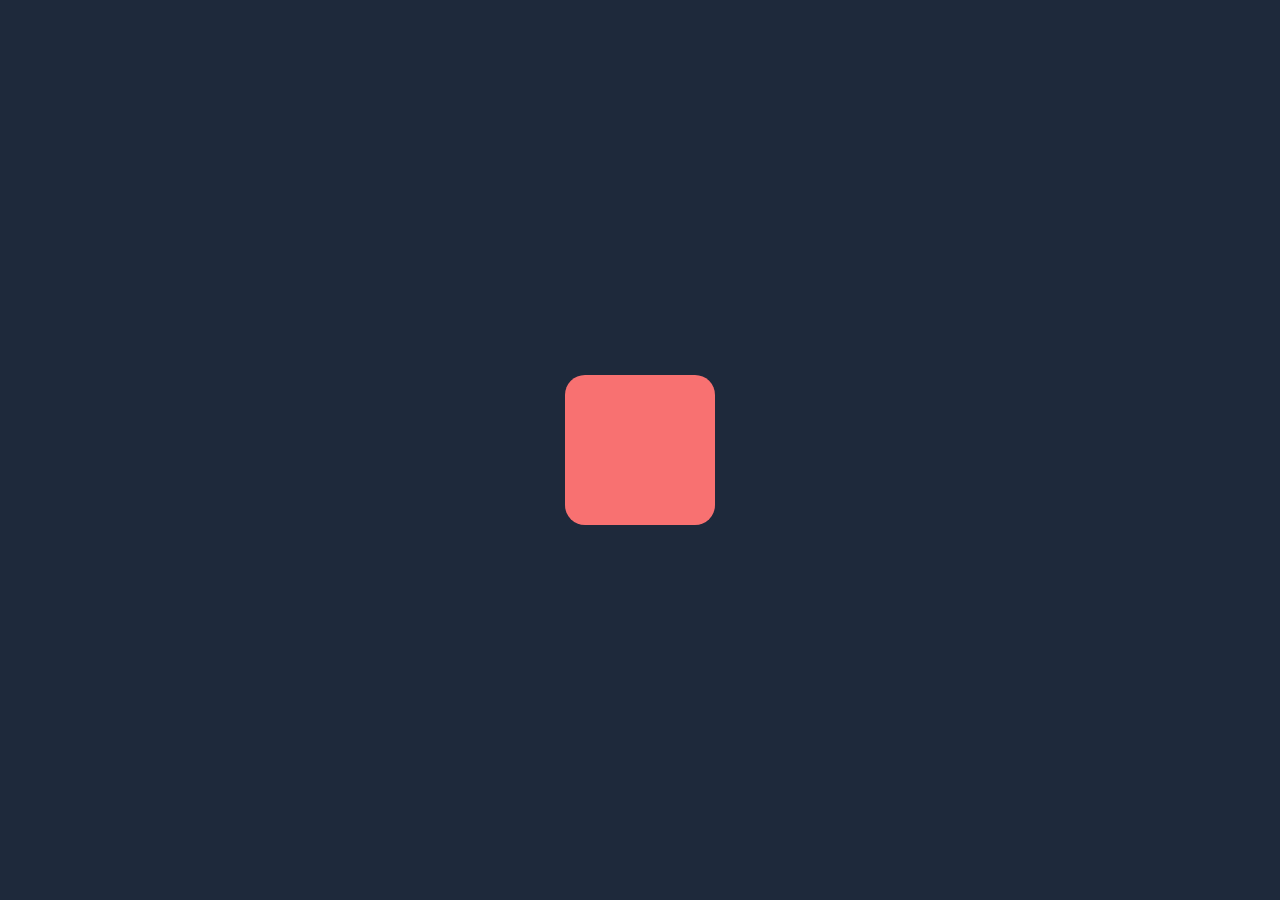
<file: 15/index.html>
<head>
    <meta charset="UTF-8">
    <meta name="viewport" content="width=device-width, initial-scale=1.0">
    <title>Desafio Final - Box Dinâmica</title>
    <style>
        body {
            margin: 0;
            padding: 0;
            background-color: #1e293b;
            height: 100vh;
            display: flex;
            justify-content: center;
            align-items: center;
        }

        .box {
            width: 150px;
            height: 150px;
            background-color: #f87171;
            border-radius: 20px;
            animation: girar-mudar-cor 10s linear infinite;
        }

        @keyframes girar-mudar-cor {
            0% {
                transform: rotate(0deg);
                background-color: #f87171;
            }
            25% {
                transform: rotate(90deg);
                background-color: #60a5fa;
            }
            50% {
                transform: rotate(180deg);
                background-color: #34d399;
            }
            75% {
                transform: rotate(270deg);
                background-color: #fbbf24;
            }
            100% {
                transform: rotate(360deg);
                background-color: #f87171;
            }
        }
    </style>
</head>
<body>
    <div class="box"></div>
</body>
</html>
</file>
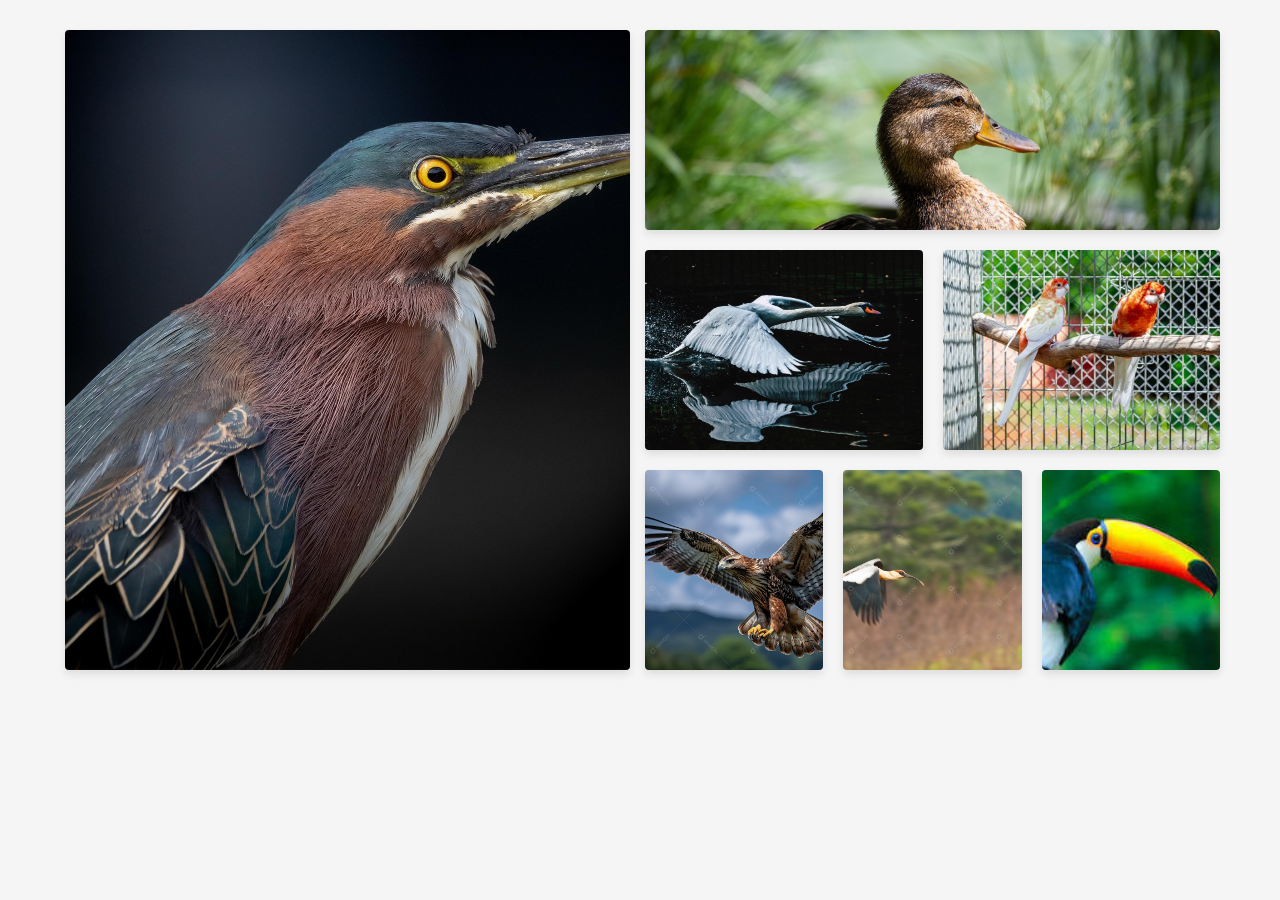
<file: 17/index.html>
<head>
    <meta charset="UTF-8">
    <meta name="viewport" content="width=device-width, initial-scale=1.0">
    <title>Atividade - Sistema de Grid (Galeria)</title>
    <link rel="stylesheet" href="https://maxcdn.bootstrapcdn.com/bootstrap/3.3.7/css/bootstrap.min.css">
    
    <style>
        body {
            padding-top: 30px;
            background-color: #f5f5f5;
        }
        
        .gallery-img {
            width: 100%;
            object-fit: cover;
            margin-bottom: 20px;
            box-shadow: 0 4px 8px rgba(0,0,0,0.1); 
            border-radius: 4px;
        }
       
        .img-main { 
            height: 640px; 
        }
        .img-row-1 { 
            height: 200px; 
        }
        .img-row-2 { 
            height: 200px; 
        }
        .img-row-3 { 
            height: 200px; 
        }

        .custom-padding > [class*='col-'] {
            padding-right: 10px;
            padding-left: 10px;
        }
    </style>
</head>
<body>

<div class="container">
    <div class="row custom-padding">

        <div class="col-sm-6 col-md-6">
            <img src= imagens/01.jpg class="gallery-img img-main" alt="Imagem 1">
        </div>

        <div class="col-sm-6 col-md-6">

            <div class="row custom-padding">
                <div class="col-xs-12">
                    <img src= imagens/02.jpg class="gallery-img img-row-1" alt="Imagem 2">
                </div>
            </div>

            <div class="row custom-padding">
                <div class="col-xs-6">
                    <img src= imagens/03.jpg class="gallery-img img-row-2" alt="Imagem 3">
                </div>
                <div class="col-xs-6">
                    <img src= imagens/04.jpg class="gallery-img img-row-2" alt="Imagem 4">
                </div>
            </div>

            <div class="row custom-padding">
                <div class="col-xs-4">
                    <img src= imagens/05.jpg class="gallery-img img-row-3" alt="Imagem 5">
                </div>
                <div class="col-xs-4">
                    <img src= imagens/06.jpg class="gallery-img img-row-3" alt="Imagem 6">
                </div>
                <div class="col-xs-4">
                    <img src= imagens/07.jpg class="gallery-img img-row-3" alt="Imagem 6 Repetida">
                </div>
            </div>

        </div> 

    </div> 
</div> 

</body>
</html>
</file>
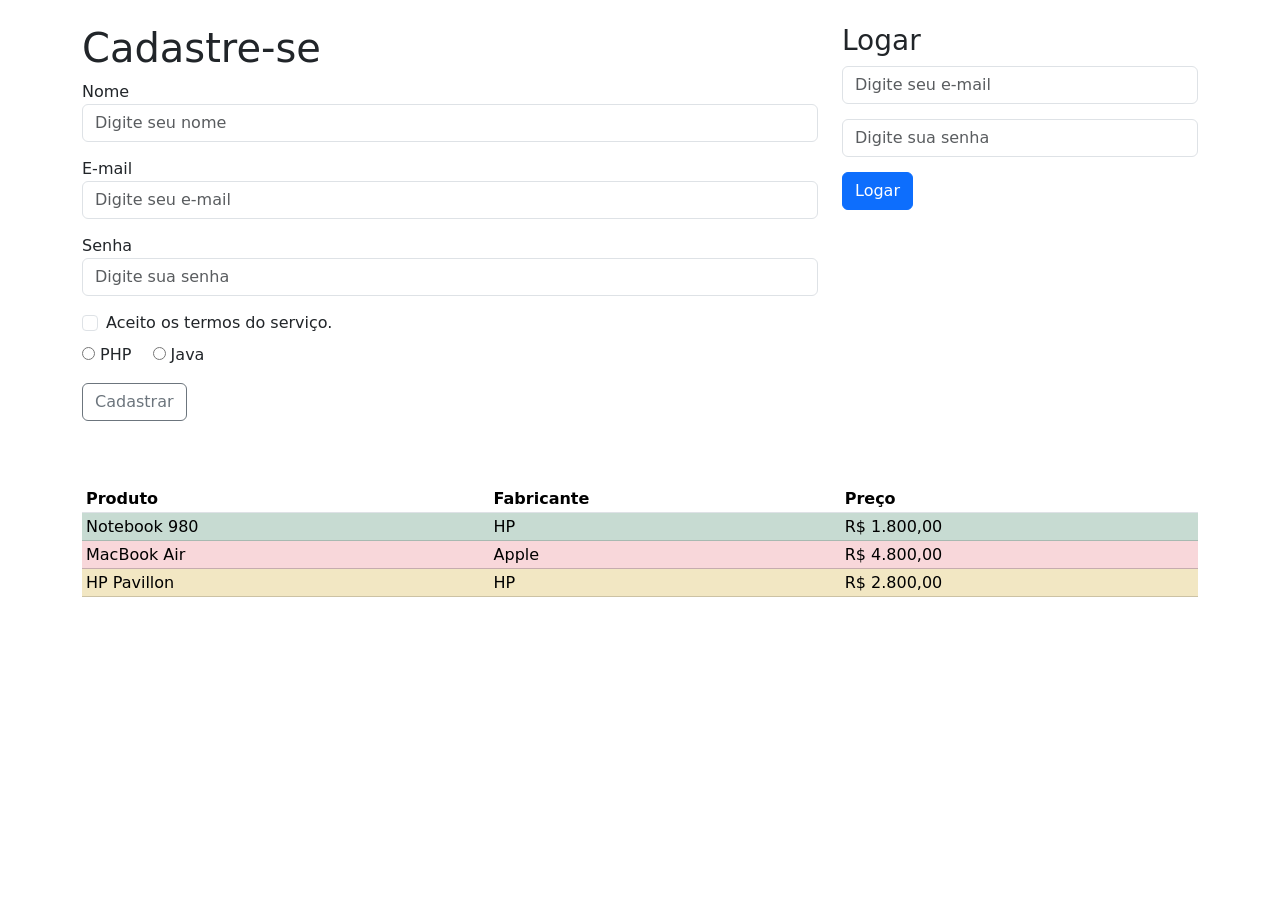
<file: 18/index.html>
<head>
    <meta charset="utf-8">
    <meta name="viewport" content="width=device-width, initial-scale=1.0">
    <title>Atividade 18 - Bootstrap</title>
    <link href="https://cdn.jsdelivr.net/npm/bootstrap@5.3.3/dist/css/bootstrap.min.css" rel="stylesheet">
    <style>
        .form-group {
            margin-bottom: 15px;
        }
    </style>
</head>
<body class="p-4">

    <div class="container">
        
        <div class="row">
            
            <div class="col-sm-8">
                <h1>Cadastre-se</h1>
                
                <form>
                    <div class="form-group">
                        <label for="nome">Nome</label>
                        <input type="text" class="form-control" id="nome" placeholder="Digite seu nome">
                    </div>

                    <div class="form-group">
                        <label for="email">E-mail</label>
                        <input type="email" class="form-control" id="email" placeholder="Digite seu e-mail">
                    </div>

                    <div class="form-group">
                        <label for="senha">Senha</label>
                        <input type="password" class="form-control" id="senha" placeholder="Digite sua senha">
                    </div>

                    <div class="form-check checkbox">
                        <label class="form-check-label">
                            <input type="checkbox" class="form-check-input"> Aceito os termos do serviço.
                        </label>
                    </div>

                    <div class="radio mt-2 mb-3">
                        <label class="me-3">
                            <input type="radio" name="opcoes" value="PHP"> PHP
                        </label>
                        <label>
                            <input type="radio" name="opcoes" value="Java"> Java
                        </label>
                    </div>

                    <button type="submit" class="btn btn-outline-secondary">Cadastrar</button>
                </form>
            </div>
            
            <div class="col-sm-4">
                <h3>Logar</h3>
                
                <form>
                    <div class="form-group">
                        <input type="email" class="form-control" id="login-email" placeholder="Digite seu e-mail">
                    </div>
                    
                    <div class="form-group">
                        <input type="password" class="form-control" id="login-senha" placeholder="Digite sua senha">
                    </div>
                    
                    <button type="submit" class="btn btn-primary">Logar</button>
                </form>
            </div>
            
        </div>

        <div class="row mt-5">
            <div class="col-12">
                
                <table class="table table-striped table-hover table-sm">
                    <thead>
                        <tr>
                            <th>Produto</th>
                            <th>Fabricante</th>
                            <th>Preço</th>
                        </tr>
                    </thead>
                    <tbody>
                        <tr class="table-success">
                            <td>Notebook 980</td>
                            <td>HP</td>
                            <td>R$ 1.800,00</td>
                        </tr>
                        <tr class="table-danger">
                            <td>MacBook Air</td>
                            <td>Apple</td>
                            <td>R$ 4.800,00</td>
                        </tr>
                        <tr class="table-warning">
                            <td>HP Pavillon</td>
                            <td>HP</td>
                            <td>R$ 2.800,00</td>
                        </tr>
                    </tbody>
                </table>

            </div>
        </div>

    </div>

</body>
</html>
</file>
